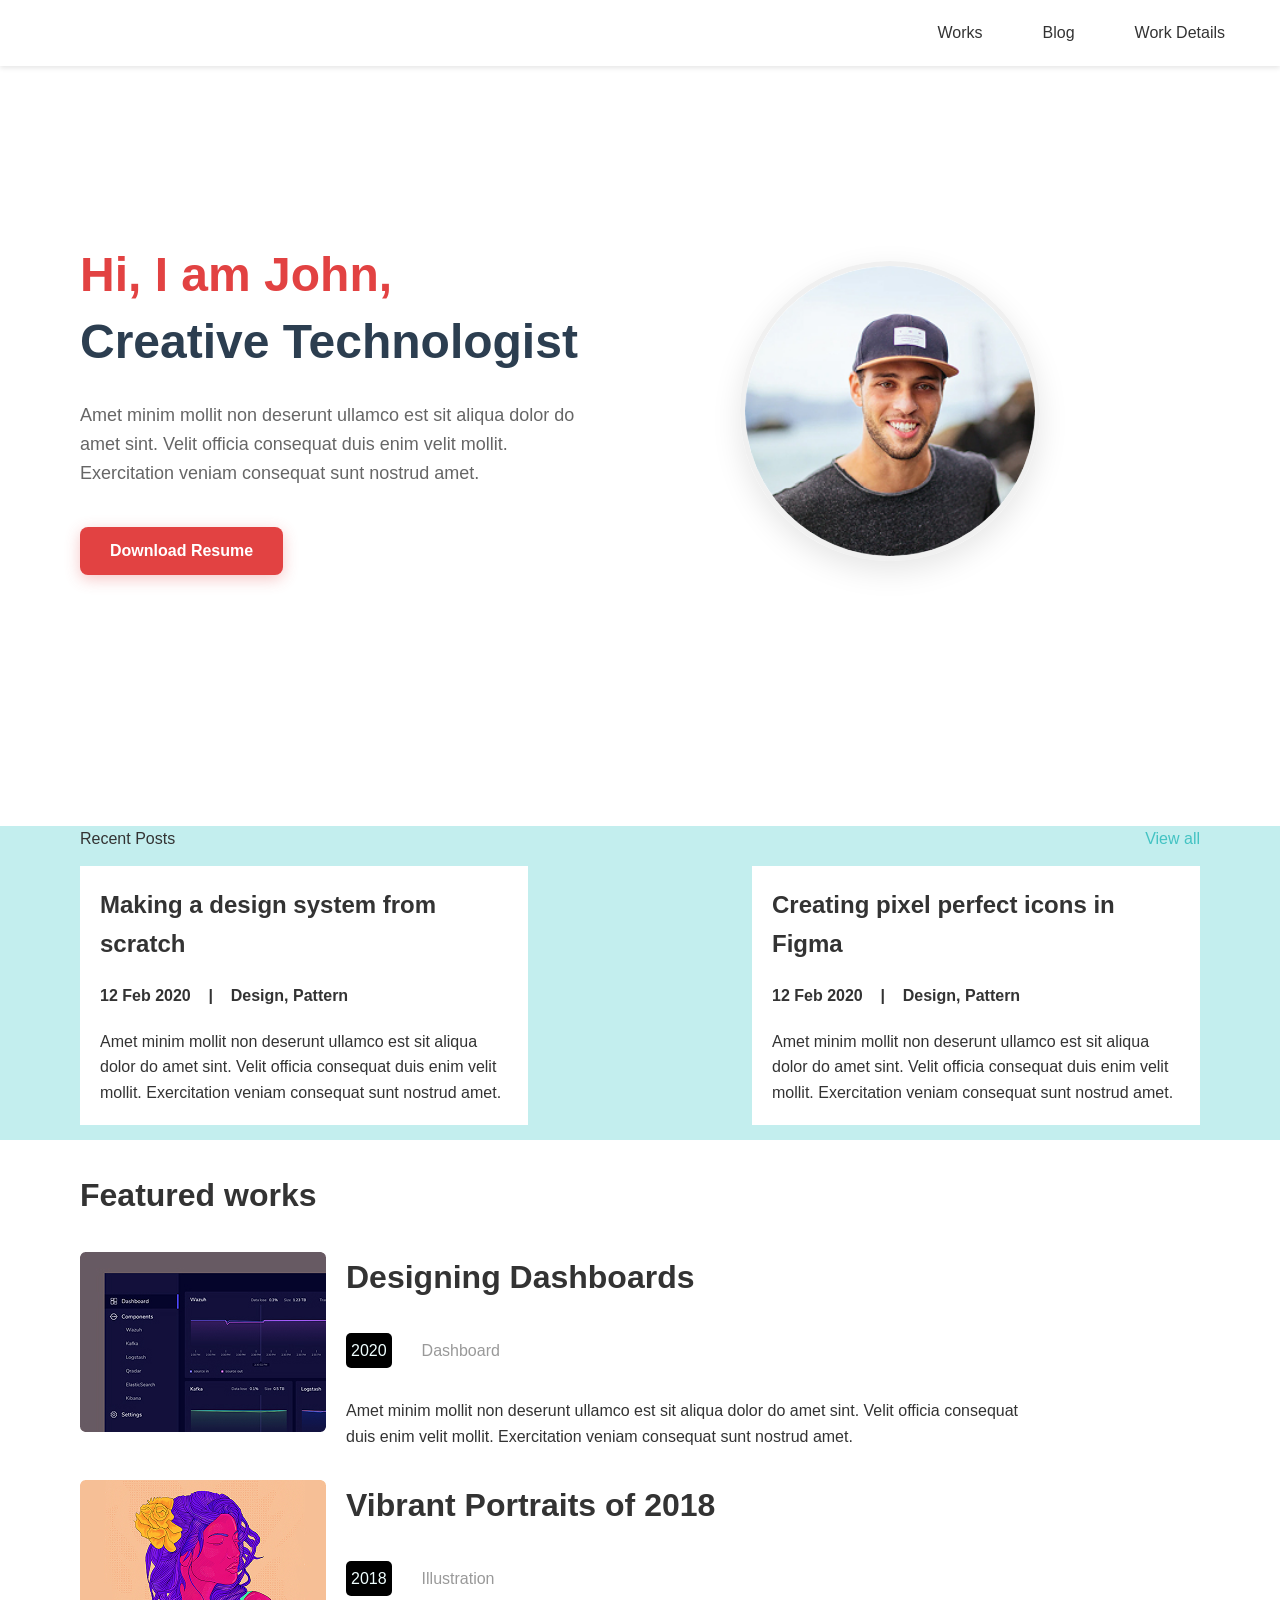
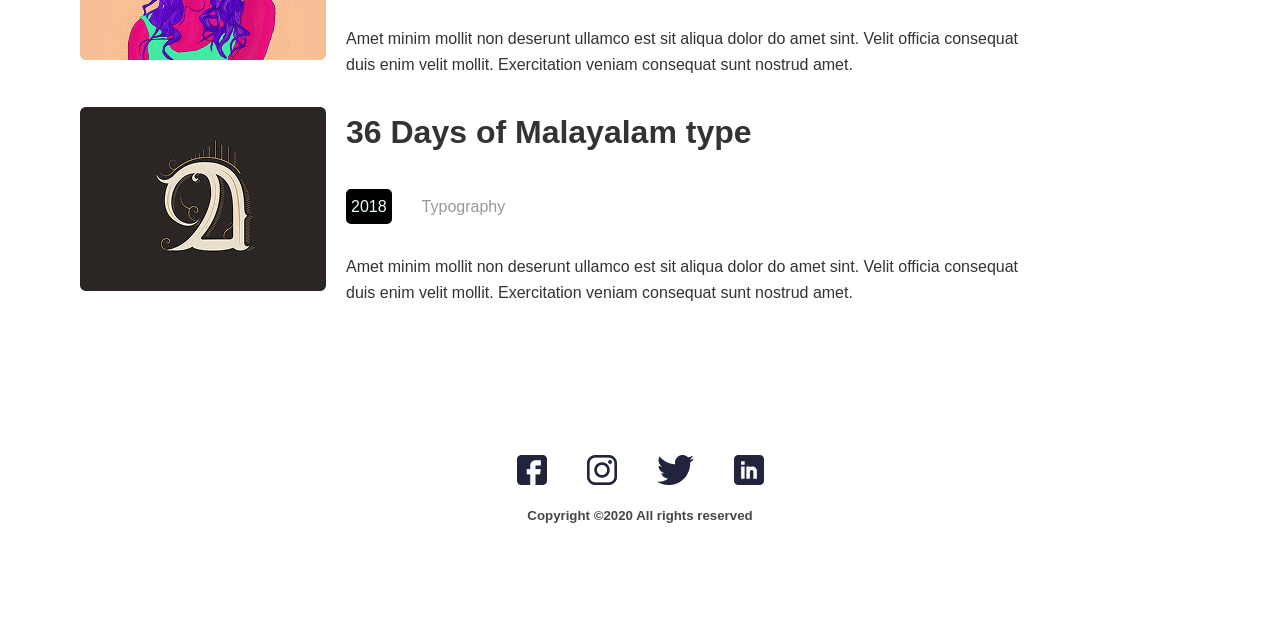
<file: index.html>
<!DOCTYPE html>
<html lang="en">
<head>
    <meta charset="UTF-8">
    <meta name="viewport" content="width=device-width, initial-scale=1.0">
    <title>HOME</title>
    <link rel="stylesheet" href="./style/home.css">
</head>
<body>
    <header>
        <div class="mobile-menu-toggle" onclick="toggleMobileMenu()">
            <span></span>
            <span></span>
            <span></span>
        </div>
        <nav id="navigation">
            <ul>
                <li><a href="./html/work.html">Works</a></li>
                <li><a href="./html/blog.html">Blog</a></li>
                <li><a href="./html/work-details.html">Work Details</a></li>
            </ul>
        </nav>
    </header>
    
    <div class="content container">
        <div class="decs">
            <h1>Hi, I am John,</h1>
            <h1>Creative Technologist</h1>
            <p>Amet minim mollit non deserunt ullamco est sit aliqua dolor do amet sint. Velit officia consequat duis enim velit mollit. Exercitation veniam consequat sunt nostrud amet.</p>
            <div class="button">
                <button onclick="downloadResume()">Download Resume</button>
            </div>
        </div>
        <div class="img">
            <img src="./photo/Ellipse 1.jpg" alt="John - Creative Technologist" loading="lazy">
        </div>
    </div>

    <div class="cards">
        <div class="link container">
            <div>Recent Posts</div>
            <div class="link-link">View all</div>
        </div>
        <div class="main-card container">
            <div class="card">
                <h2>Making a design system from scratch</h2>
                <pre><h4>12 Feb 2020    |    Design, Pattern</h4></pre>
                <p>Amet minim mollit non deserunt ullamco est sit aliqua dolor do amet sint. Velit officia consequat duis enim velit mollit. Exercitation veniam consequat sunt nostrud amet.</p>
            </div>
            <div class="card">
                <h2>Creating pixel perfect icons in Figma</h2>
                <pre><h4>12 Feb 2020    |    Design, Pattern</h4></pre>
                <p>Amet minim mollit non deserunt ullamco est sit aliqua dolor do amet sint. Velit officia consequat duis enim velit mollit. Exercitation veniam consequat sunt nostrud amet.</p>
            </div>
        </div>
    </div>

    <div class="works container">
        <div><h1 class="text-work">Featured works</h1></div>
        <div class="works-items">
            <div class="image">
                <img src="./photo/Rectangle 30.jpg" alt="Photo">
            </div>
            <div class="work-desc">
                <h1>Designing Dashboards</h1>
                <div class="year-line">
                    <p class="year">2020</p>
                    <p class="text">Dashboard</p>
                </div>
                <p class="p">Amet minim mollit non deserunt ullamco est sit aliqua dolor do amet sint. Velit officia consequat duis enim velit mollit. Exercitation veniam consequat sunt nostrud amet.</p>
            </div>
        </div>

        <div class="works-items">
            <div class="image">
                <img src="./photo/Rectangle 32.jpg" alt="Photo">
            </div>
            <div class="work-desc">
                <h1>Vibrant Portraits of 2018</h1>
                <div class="year-line">
                    <p class="year">2018</p>
                    <p class="text">Illustration</p>
                </div>
                <p class="p">Amet minim mollit non deserunt ullamco est sit aliqua dolor do amet sint. Velit officia consequat duis enim velit mollit. Exercitation veniam consequat sunt nostrud amet.</p>
            </div>
        </div>


        <div class="works-items">
            <div class="image">
                <img src="./photo/Rectangle 34.jpg" alt="Photo">
            </div>
            <div class="work-desc">
                <h1>36 Days of Malayalam type</h1>
                <div class="year-line">
                    <p class="year">2018</p>
                    <p class="text">Typography</p>
                </div>
                <p class="p">Amet minim mollit non deserunt ullamco est sit aliqua dolor do amet sint. Velit officia consequat duis enim velit mollit. Exercitation veniam consequat sunt nostrud amet.</p>
            </div>
        </div>
    </div>

    <footer>
        <div class="icons">
            <img src="./photo/fb.jpg" alt="Facebook Logo">
            <img src="./photo/insta.jpg" alt="Instagram Logo">
            <img src="./photo/Group.jpg" alt="Twitter logo">
            <img src="./photo/Linkedin.jpg" alt="Linkedin logo">
        </div>
        <div class="last-text">
            <h5>Copyright ©2020 All rights reserved</h5>
        </div>
    </footer>

    <script>
        function toggleMobileMenu() {
            const nav = document.getElementById('navigation');
            nav.classList.toggle('active');
        }

        function downloadResume() {
            alert('Resume download functionality would be implemented here');
        }

        document.querySelectorAll('nav a').forEach(link => {
            link.addEventListener('click', () => {
                document.getElementById('navigation').classList.remove('active');
            });
        });

        document.addEventListener('click', (e) => {
            const nav = document.getElementById('navigation');
            const toggle = document.querySelector('.mobile-menu-toggle');
            
            if (!nav.contains(e.target) && !toggle.contains(e.target)) {
                nav.classList.remove('active');
            }
        });
    </script>
    </div>
</body>
</html>
</file>
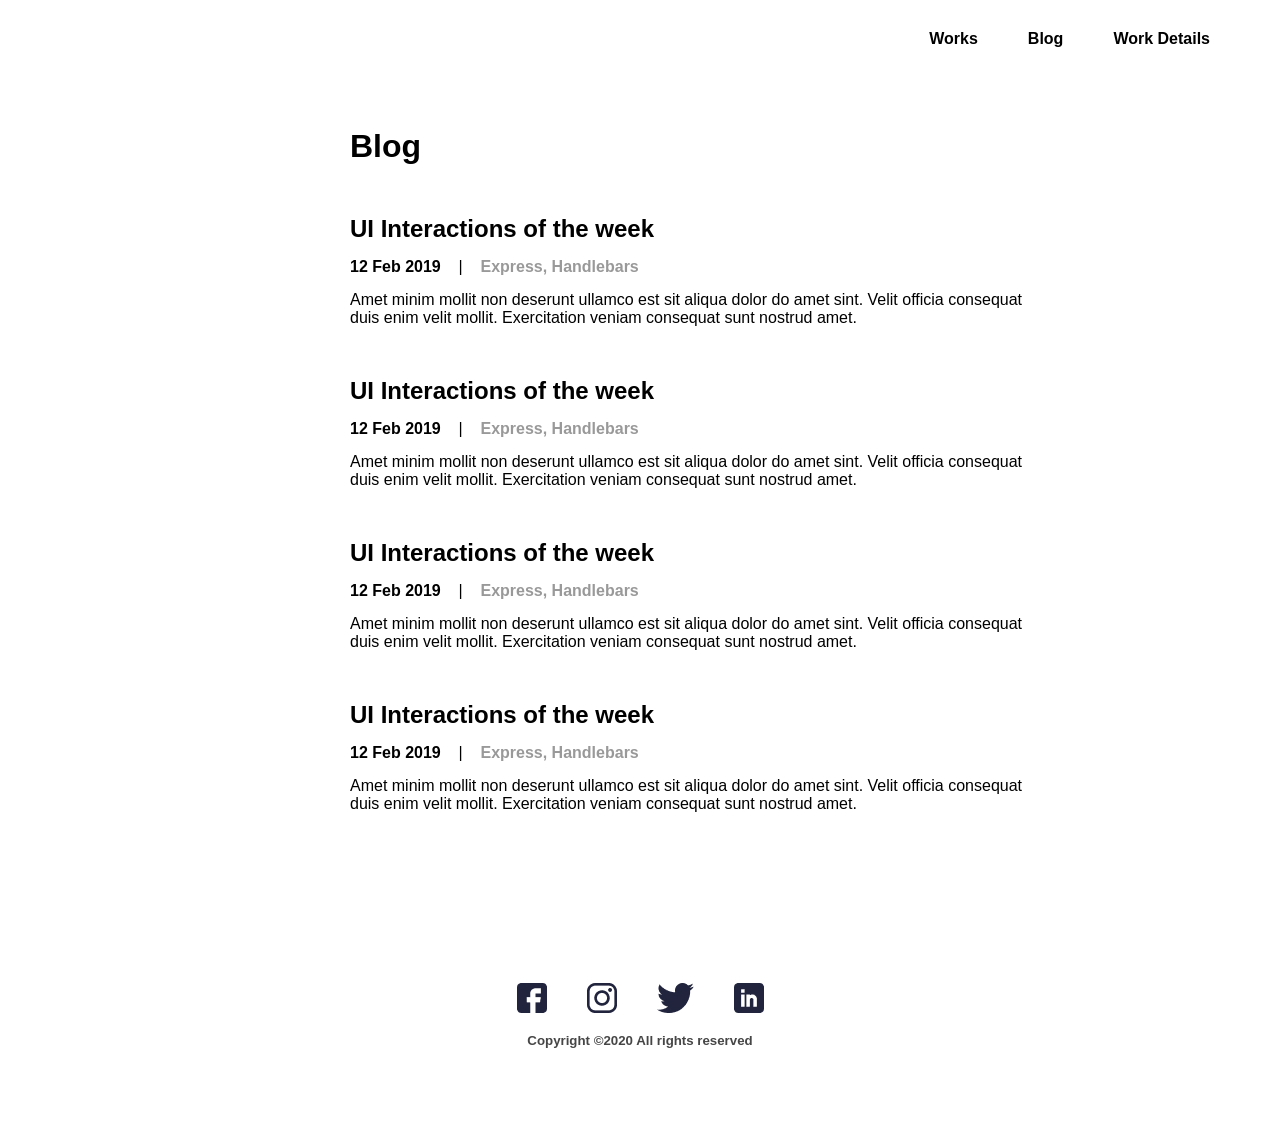
<file: html/blog.html>
<!DOCTYPE html>
<html lang="en">
<head>
    <meta charset="UTF-8">
    <meta name="viewport" content="width=device-width, initial-scale=1.0">
    <title>Blogs</title>
    <link rel="stylesheet" href="../style/blog.css">
</head>
<body>
    <header>
        <div class="mobile-menu-toggle" onclick="toggleMobileMenu()">
            <span></span>
            <span></span>
            <span></span>
        </div>
        <nav id="navigation">
            <ul>
                <li><a href="./work.html">Works</a></li>
                <li><a href="./blog.html">Blog</a></li>
                <li><a href="./work-details.html">Work Details</a></li>
            </ul>
        </nav>
    </header>

    <div class="content">
        <div class="decs container bottom">
            <h1>Blog</h1>
        </div>
        <div class="post container bottom">
            <h2>UI Interactions of the week</h2>
            <div class="year-line">
                <h4>12 Feb 2019</h4>
                <pre>    |    </pre>
                <h4 class="text">Express, Handlebars</h4>
            </div>
            <p>Amet minim mollit non deserunt ullamco est sit aliqua dolor do amet sint. Velit officia consequat duis enim velit mollit. Exercitation veniam consequat sunt nostrud amet.</p>
        </div>

        <div class="post container bottom">
            <h2>UI Interactions of the week</h2>
            <div class="year-line">
                <h4>12 Feb 2019</h4>
                <pre>    |    </pre>
                <h4 class="text">Express, Handlebars</h4>
            </div>
            <p>Amet minim mollit non deserunt ullamco est sit aliqua dolor do amet sint. Velit officia consequat duis enim velit mollit. Exercitation veniam consequat sunt nostrud amet.</p>
        </div>

        <div class="post container bottom">
            <h2>UI Interactions of the week</h2>
            <div class="year-line">
                <h4>12 Feb 2019</h4>
                <pre>    |    </pre>
                <h4 class="text">Express, Handlebars</h4>
            </div>
            <p>Amet minim mollit non deserunt ullamco est sit aliqua dolor do amet sint. Velit officia consequat duis enim velit mollit. Exercitation veniam consequat sunt nostrud amet.</p>
        </div>

        <div class="post container bottom">
            <h2>UI Interactions of the week</h2>
            <div class="year-line">
                <h4>12 Feb 2019</h4>
                <pre>    |    </pre>
                <h4 class="text">Express, Handlebars</h4>
            </div>
            <p>Amet minim mollit non deserunt ullamco est sit aliqua dolor do amet sint. Velit officia consequat duis enim velit mollit. Exercitation veniam consequat sunt nostrud amet.</p>
        </div>

        
    </div>

    <footer>
        <div class="icons">
            <img src="../photo/fb.jpg" alt="Facebook Logo">
            <img src="../photo/insta.jpg" alt="Instagram Logo">
            <img src="../photo/Group.jpg" alt="Twitter logo">
            <img src="../photo/Linkedin.jpg" alt="Linkedin logo">
        </div>
        <div class="last-text">
            <h5>Copyright ©2020 All rights reserved</h5>
        </div>
    </footer>

    <script>
        function toggleMobileMenu() {
            const nav = document.getElementById('navigation');
            nav.classList.toggle('active');
        }

        function downloadResume() {
            alert('Resume download functionality would be implemented here');
        }

        document.querySelectorAll('nav a').forEach(link => {
            link.addEventListener('click', () => {
                document.getElementById('navigation').classList.remove('active');
            });
        });

        document.addEventListener('click', (e) => {
            const nav = document.getElementById('navigation');
            const toggle = document.querySelector('.mobile-menu-toggle');
            
            if (!nav.contains(e.target) && !toggle.contains(e.target)) {
                nav.classList.remove('active');
            }
        });
    </script>
</body>
</html>
</file>
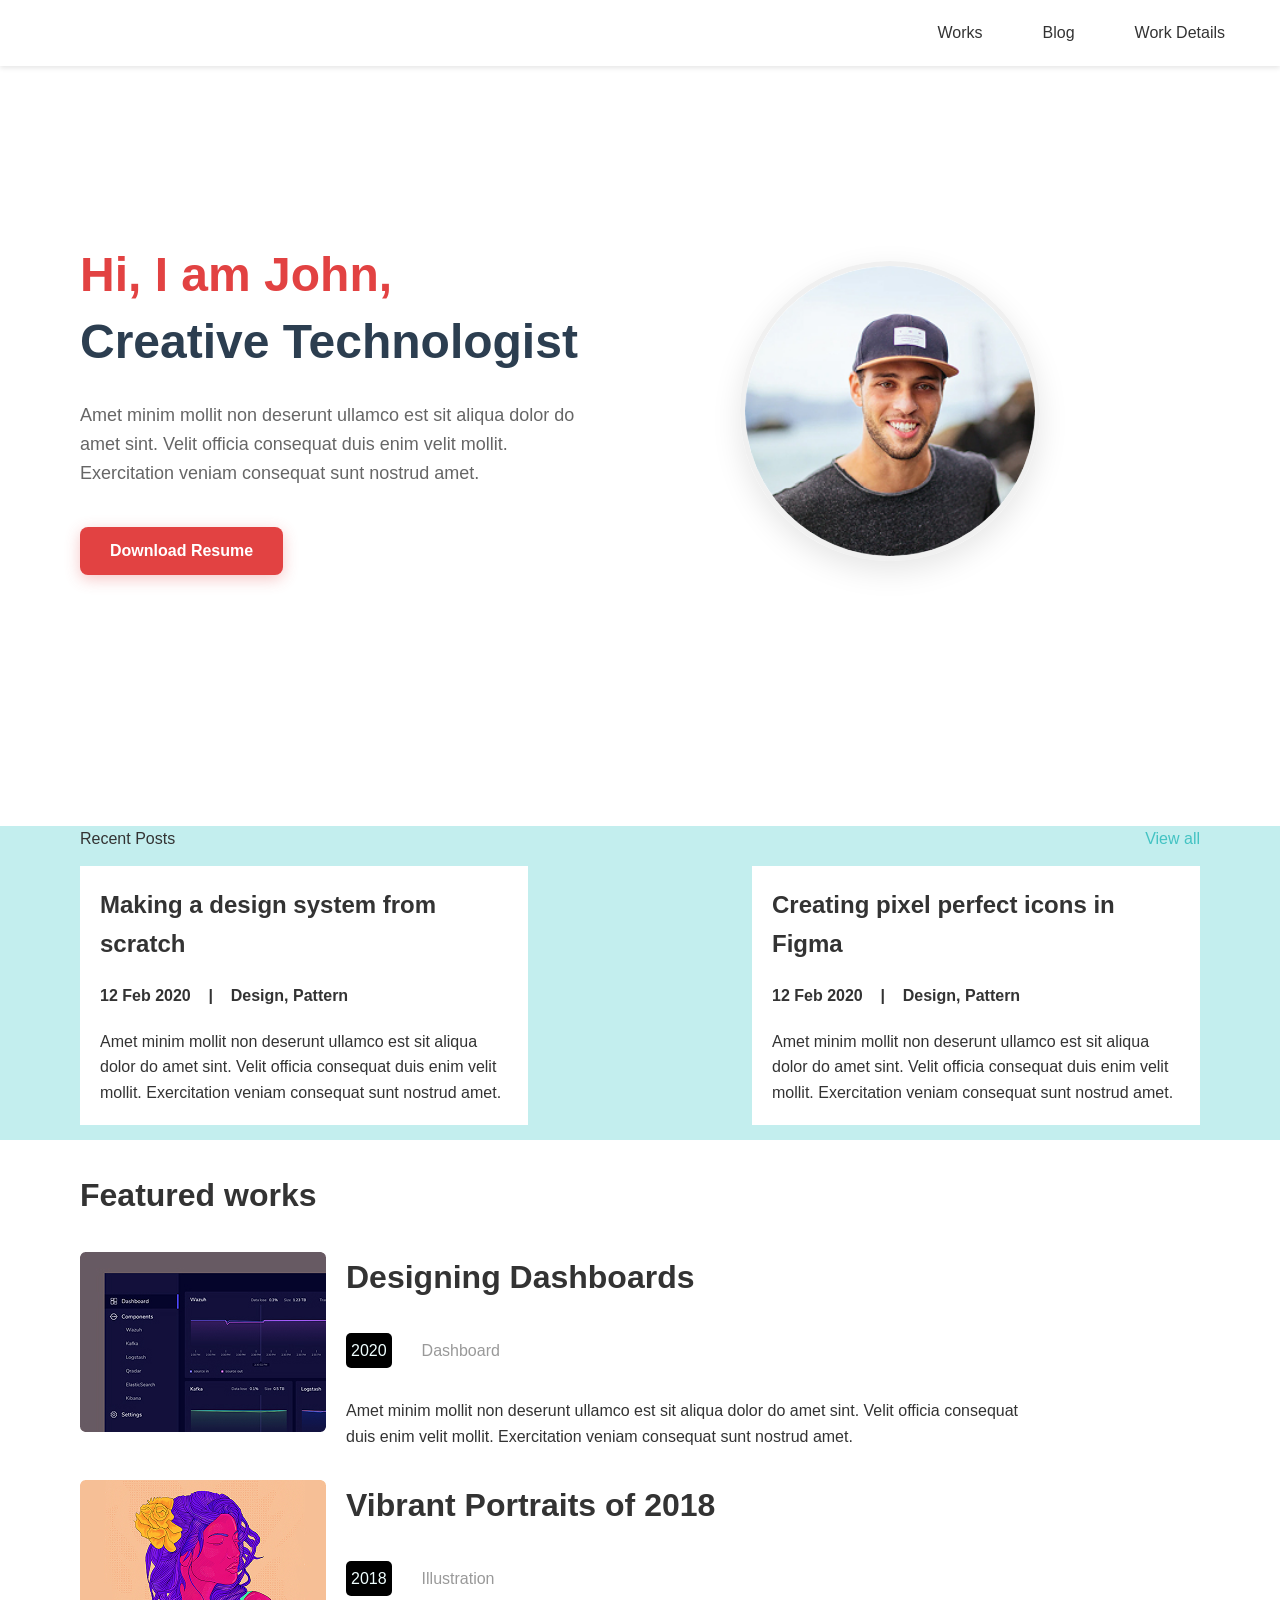
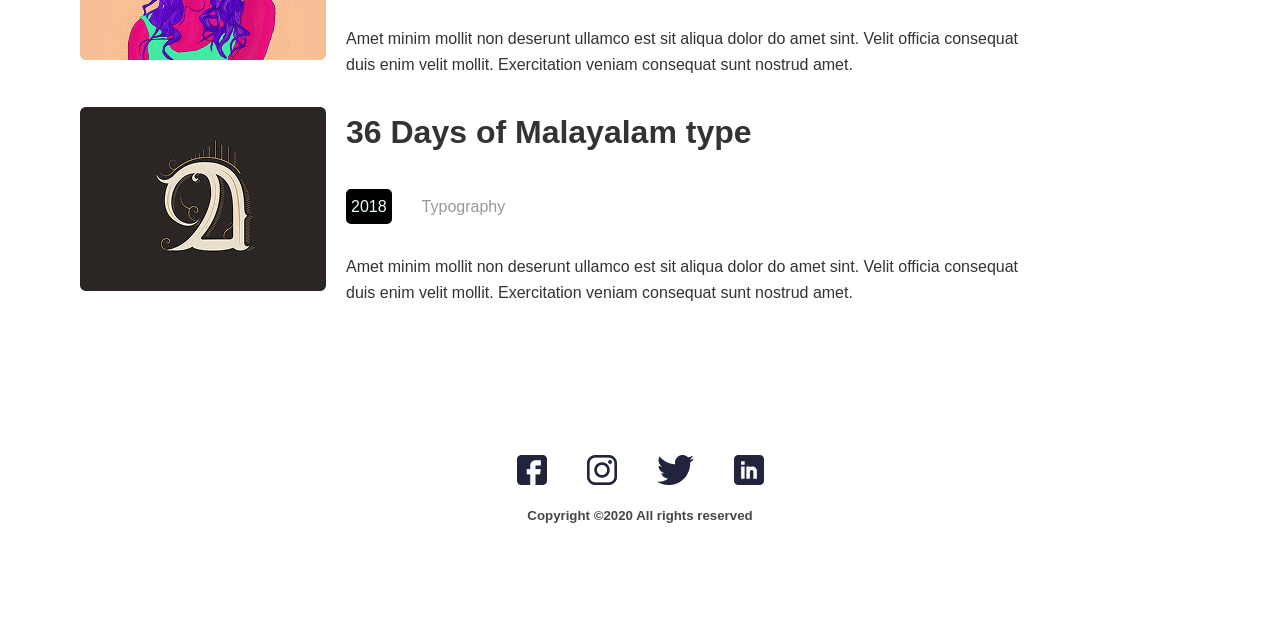
<file: html/home.html>
<!DOCTYPE html>
<html lang="en">
<head>
    <meta charset="UTF-8">
    <meta name="viewport" content="width=device-width, initial-scale=1.0">
    <title>HOME</title>
    <link rel="stylesheet" href="../style/home.css">
</head>
<body>
    <header>
        <div class="mobile-menu-toggle" onclick="toggleMobileMenu()">
            <span></span>
            <span></span>
            <span></span>
        </div>
        <nav id="navigation">
            <ul>
                <li><a href="./work.html">Works</a></li>
                <li><a href="./blog.html">Blog</a></li>
                <li><a href="./work-details.html">Work Details</a></li>
            </ul>
        </nav>
    </header>
    
    <div class="content container">
        <div class="decs">
            <h1>Hi, I am John,</h1>
            <h1>Creative Technologist</h1>
            <p>Amet minim mollit non deserunt ullamco est sit aliqua dolor do amet sint. Velit officia consequat duis enim velit mollit. Exercitation veniam consequat sunt nostrud amet.</p>
            <div class="button">
                <button onclick="downloadResume()">Download Resume</button>
            </div>
        </div>
        <div class="img">
            <img src="../photo/Ellipse 1.jpg" alt="John - Creative Technologist" loading="lazy">
        </div>
    </div>

    <div class="cards">
        <div class="link container">
            <div>Recent Posts</div>
            <div class="link-link">View all</div>
        </div>
        <div class="main-card container">
            <div class="card">
                <h2>Making a design system from scratch</h2>
                <pre><h4>12 Feb 2020    |    Design, Pattern</h4></pre>
                <p>Amet minim mollit non deserunt ullamco est sit aliqua dolor do amet sint. Velit officia consequat duis enim velit mollit. Exercitation veniam consequat sunt nostrud amet.</p>
            </div>
            <div class="card">
                <h2>Creating pixel perfect icons in Figma</h2>
                <pre><h4>12 Feb 2020    |    Design, Pattern</h4></pre>
                <p>Amet minim mollit non deserunt ullamco est sit aliqua dolor do amet sint. Velit officia consequat duis enim velit mollit. Exercitation veniam consequat sunt nostrud amet.</p>
            </div>
        </div>
    </div>

    <div class="works container">
        <div><h1 class="text-work">Featured works</h1></div>
        <div class="works-items">
            <div class="image">
                <img src="../photo/Rectangle 30.jpg" alt="Photo">
            </div>
            <div class="work-desc">
                <h1>Designing Dashboards</h1>
                <div class="year-line">
                    <p class="year">2020</p>
                    <p class="text">Dashboard</p>
                </div>
                <p class="p">Amet minim mollit non deserunt ullamco est sit aliqua dolor do amet sint. Velit officia consequat duis enim velit mollit. Exercitation veniam consequat sunt nostrud amet.</p>
            </div>
        </div>

        <div class="works-items">
            <div class="image">
                <img src="../photo/Rectangle 32.jpg" alt="Photo">
            </div>
            <div class="work-desc">
                <h1>Vibrant Portraits of 2018</h1>
                <div class="year-line">
                    <p class="year">2018</p>
                    <p class="text">Illustration</p>
                </div>
                <p class="p">Amet minim mollit non deserunt ullamco est sit aliqua dolor do amet sint. Velit officia consequat duis enim velit mollit. Exercitation veniam consequat sunt nostrud amet.</p>
            </div>
        </div>


        <div class="works-items">
            <div class="image">
                <img src="../photo/Rectangle 34.jpg" alt="Photo">
            </div>
            <div class="work-desc">
                <h1>36 Days of Malayalam type</h1>
                <div class="year-line">
                    <p class="year">2018</p>
                    <p class="text">Typography</p>
                </div>
                <p class="p">Amet minim mollit non deserunt ullamco est sit aliqua dolor do amet sint. Velit officia consequat duis enim velit mollit. Exercitation veniam consequat sunt nostrud amet.</p>
            </div>
        </div>
    </div>

    <footer>
        <div class="icons">
            <img src="../photo/fb.jpg" alt="Facebook Logo">
            <img src="../photo/insta.jpg" alt="Instagram Logo">
            <img src="../photo/Group.jpg" alt="Twitter logo">
            <img src="../photo/Linkedin.jpg" alt="Linkedin logo">
        </div>
        <div class="last-text">
            <h5>Copyright ©2020 All rights reserved</h5>
        </div>
    </footer>

    <script>
        function toggleMobileMenu() {
            const nav = document.getElementById('navigation');
            nav.classList.toggle('active');
        }

        function downloadResume() {
            alert('Resume download functionality would be implemented here');
        }

        document.querySelectorAll('nav a').forEach(link => {
            link.addEventListener('click', () => {
                document.getElementById('navigation').classList.remove('active');
            });
        });

        document.addEventListener('click', (e) => {
            const nav = document.getElementById('navigation');
            const toggle = document.querySelector('.mobile-menu-toggle');
            
            if (!nav.contains(e.target) && !toggle.contains(e.target)) {
                nav.classList.remove('active');
            }
        });
    </script>
    </div>
</body>
</html>
</file>
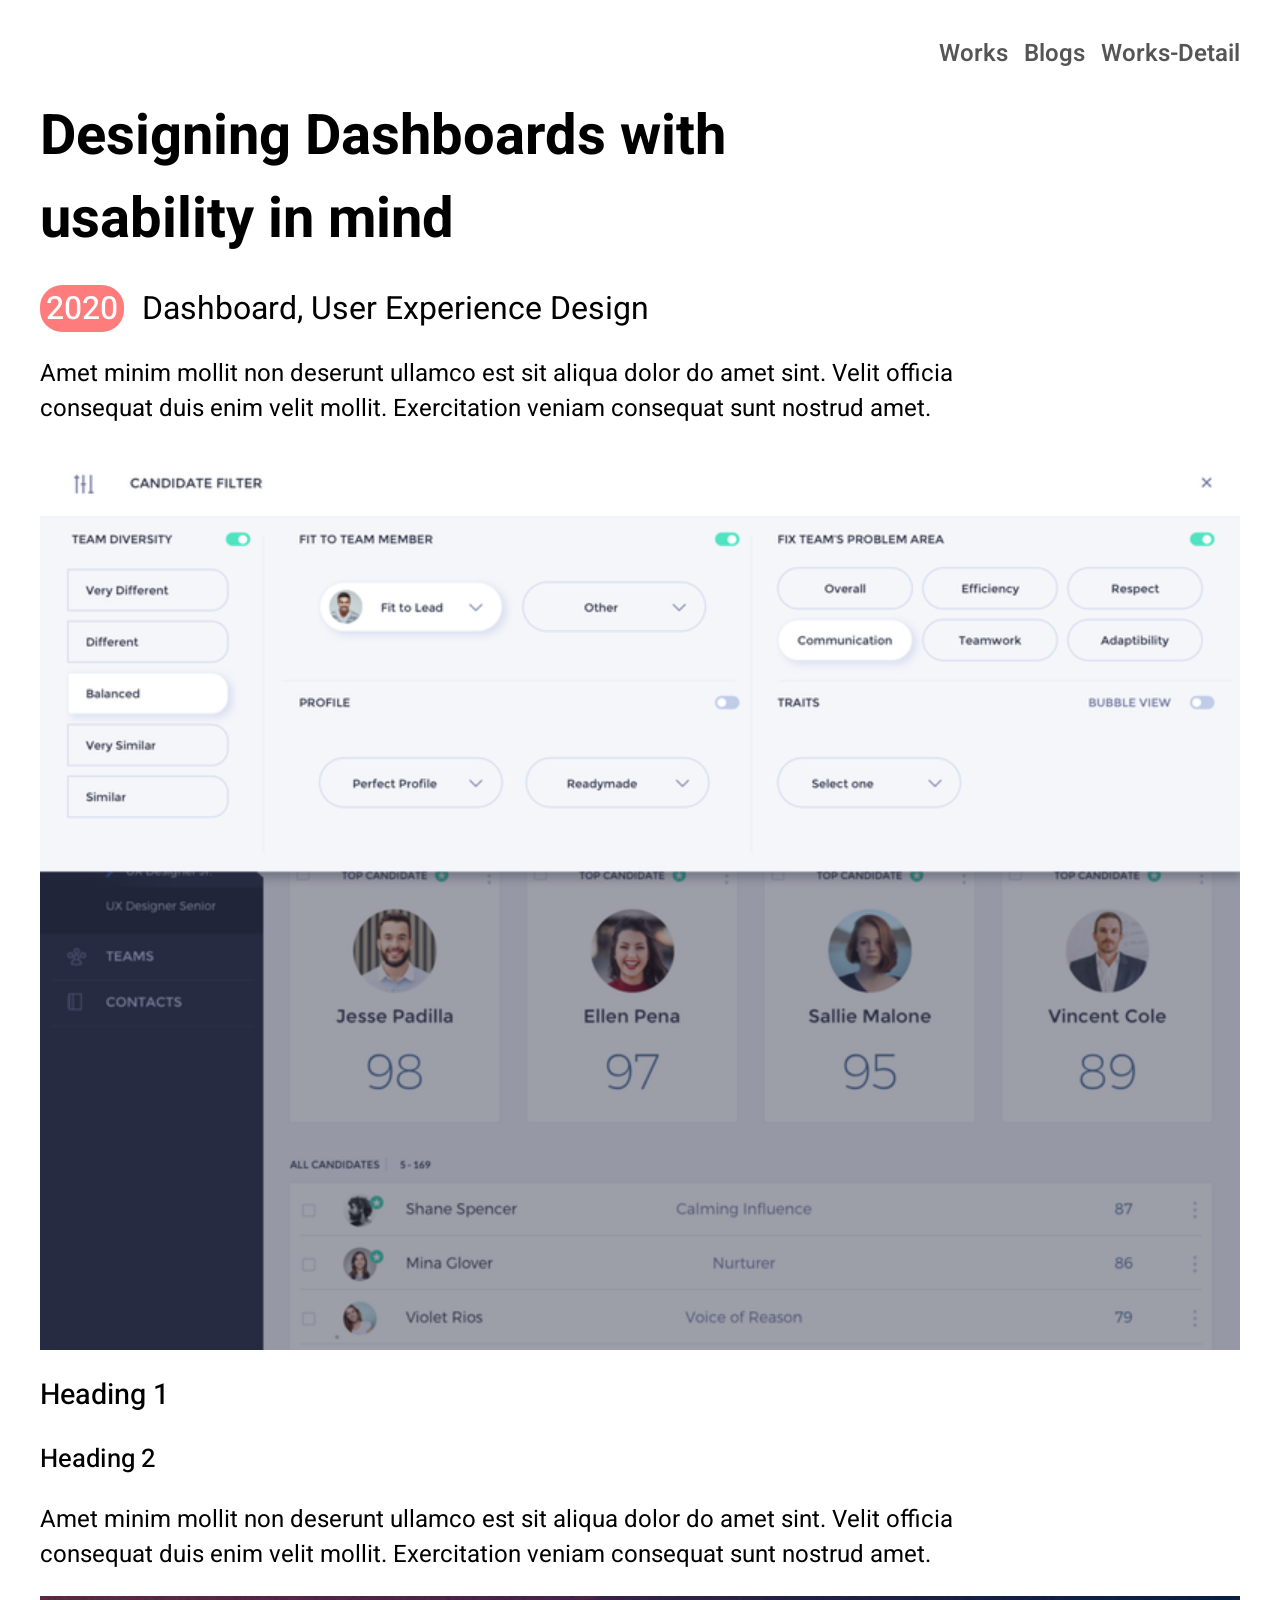
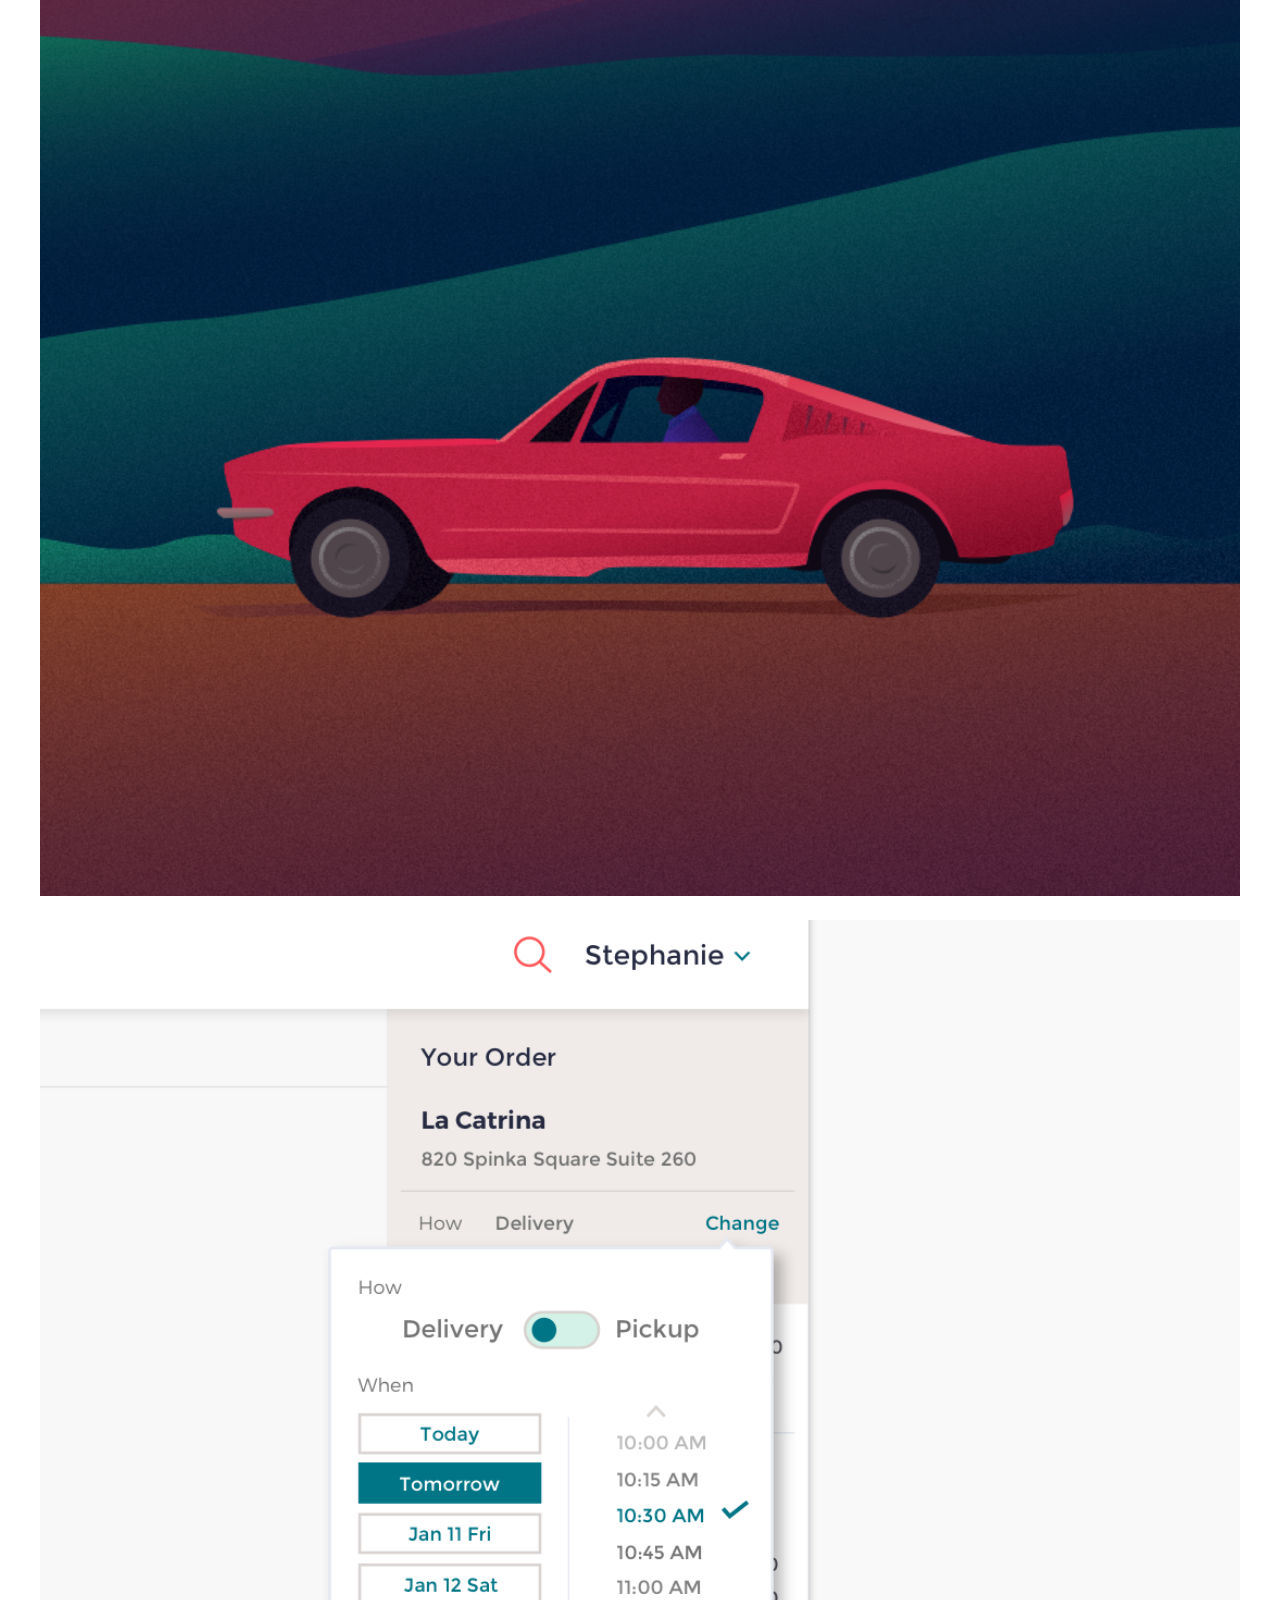
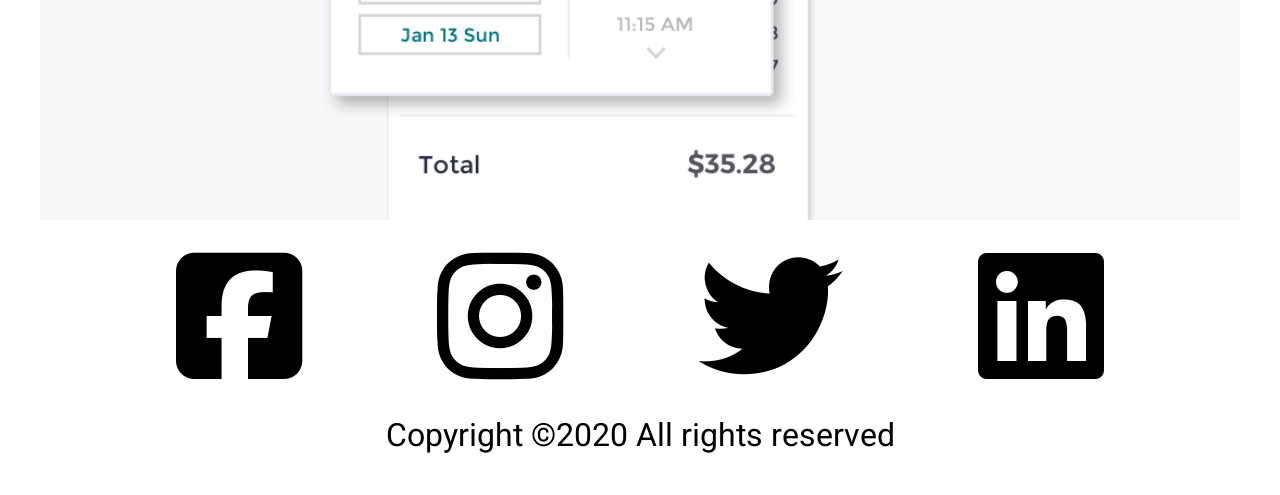
<file: html/work-details.html>
<!DOCTYPE html>
<html lang="en">
  <head>
    <meta charset="UTF-8" />
    <meta name="viewport" content="width=device-width, initial-scale=1.0" />
    <title>Document</title>
    <link rel="stylesheet" href="../style/work-details.css" />
    <link
      rel="stylesheet"
      href="https://cdnjs.cloudflare.com/ajax/libs/font-awesome/6.7.2/css/all.min.css"
    />
  </head>
  <body>
    <section class="container wrapper">
      <nav class="navbar">
        <i class="fa-solid fa-bars"></i>
        <ul class="nav">
          <li class="nav-item"><a href="about.html">works</a></li>
          <li class="nav-item"><a href="#">blogs</a></li>
          <li class="nav-item"><a href="works-detail.html">Works-Detail</a></li>
        </ul>
      </nav>

      <h1 class="title">Designing Dashboards with usability in mind</h1>

      <p class="slug">
        <span class="sub-slug">2020</span> Dashboard, User Experience Design
      </p>

      <p class="description">
        Amet minim mollit non deserunt ullamco est sit aliqua dolor do amet
        sint. Velit officia consequat duis enim velit mollit. Exercitation
        veniam consequat sunt nostrud amet.
      </p>

      <img src="../assets/photo1.png" alt="photo1" class="photo" />

      <h2 class="heading1">Heading 1</h2>
      <h3 class="heading2">Heading 2</h3>

      <p class="description">
        Amet minim mollit non deserunt ullamco est sit aliqua dolor do amet
        sint. Velit officia consequat duis enim velit mollit. Exercitation
        veniam consequat sunt nostrud amet.
      </p>

      <img src="../assets/photo2.png" alt="photo2" class="photo" />
      <img src="../assets/photo3.png" alt="photo3" class="photo" />

      <div class="networks">
        <i class="fa-brands fa-square-facebook"></i>
        <i class="fa-brands fa-instagram"></i>
        <i class="fa-brands fa-twitter"></i>
        <i class="fa-brands fa-linkedin"></i>
      </div>

      <p class="footer">Copyright ©2020 All rights reserved</p>
    </section>
  </body>
</html>
</file>
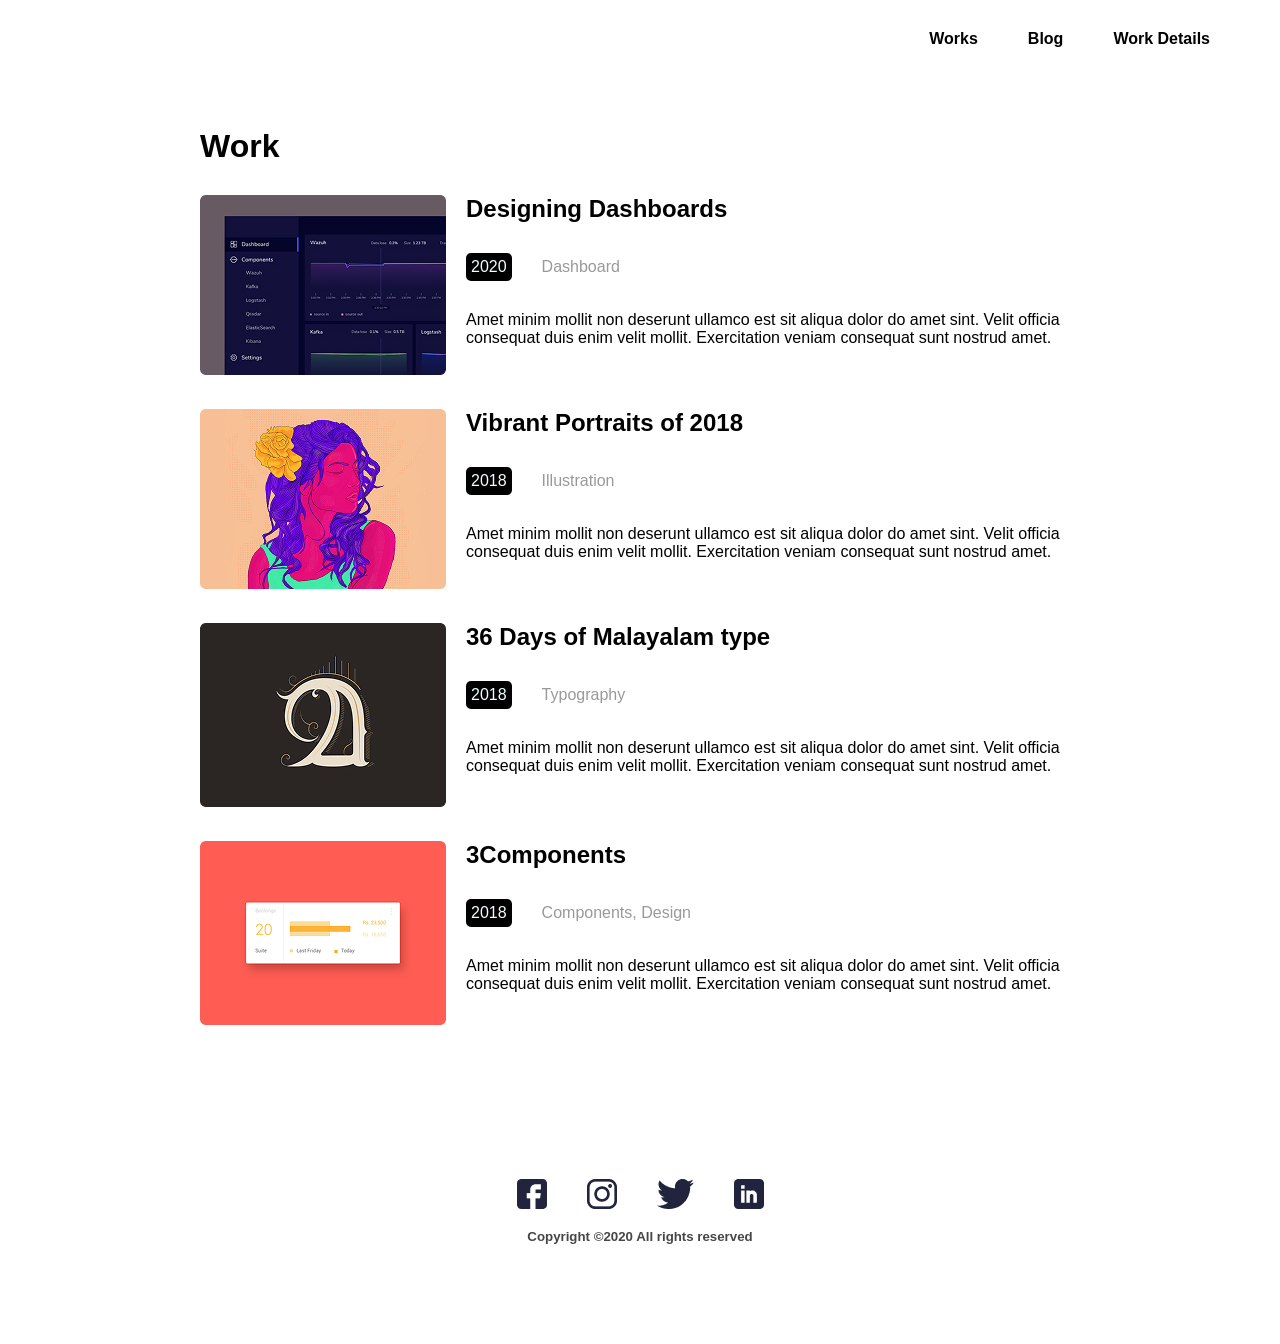
<file: html/work.html>
<!DOCTYPE html>
<html lang="en">
<head>
    <meta charset="UTF-8">
    <meta name="viewport" content="width=device-width, initial-scale=1.0">
    <title>Work</title>
    <link rel="stylesheet" href="../style/work.css">
</head>
<body>
    <header>
        <div class="mobile-menu-toggle" onclick="toggleMobileMenu()">
            <span></span>
            <span></span>
            <span></span>
        </div>
        <nav id="navigation">
            <ul>
                <li><a href="./work.html">Works</a></li>
                <li><a href="./blog.html">Blog</a></li>
                <li><a href="./work-details.html">Work Details</a></li>
            </ul>
        </nav>
    </header>

    <div class="works container">
        <div><h1>Work</h1></div>
        <div class="works-items">
            <div class="image">
                <img src="../photo/Rectangle 30.jpg" alt="Photo">
            </div>
            <div class="work-desc">
                <h2>Designing Dashboards</h2>
                <div class="year-line">
                    <p class="year">2020</p>
                    <p class="text">Dashboard</p>
                </div>
                <p class="p">Amet minim mollit non deserunt ullamco est sit aliqua dolor do amet sint. Velit officia consequat duis enim velit mollit. Exercitation veniam consequat sunt nostrud amet.</p>
            </div>
        </div>

        <div class="works-items">
            <div class="image">
                <img src="../photo/Rectangle 32.jpg" alt="Photo">
            </div>
            <div class="work-desc">
                <h2>Vibrant Portraits of 2018</h2>
                <div class="year-line">
                    <p class="year">2018</p>
                    <p class="text">Illustration</p>
                </div>
                <p class="p">Amet minim mollit non deserunt ullamco est sit aliqua dolor do amet sint. Velit officia consequat duis enim velit mollit. Exercitation veniam consequat sunt nostrud amet.</p>
            </div>
        </div>


        <div class="works-items">
            <div class="image">
                <img src="../photo/Rectangle 34.jpg" alt="Photo">
            </div>
            <div class="work-desc">
                <h2>36 Days of Malayalam type</h2>
                <div class="year-line">
                    <p class="year">2018</p>
                    <p class="text">Typography</p>
                </div>
                <p class="p">Amet minim mollit non deserunt ullamco est sit aliqua dolor do amet sint. Velit officia consequat duis enim velit mollit. Exercitation veniam consequat sunt nostrud amet.</p>
            </div>
        </div>

        <div class="works-items">
            <div class="image">
                <img src="../photo/Rectangle 40.jpg" alt="Photo">
            </div>
            <div class="work-desc">
                <h2>3Components</h2>
                <div class="year-line">
                    <p class="year">2018</p>
                    <p class="text">Components, Design</p>
                </div>
                <p class="p">Amet minim mollit non deserunt ullamco est sit aliqua dolor do amet sint. Velit officia consequat duis enim velit mollit. Exercitation veniam consequat sunt nostrud amet.</p>
            </div>
        </div>
    </div>

    <footer>
        <div class="icons">
            <img src="../photo/fb.jpg" alt="Facebook Logo">
            <img src="../photo/insta.jpg" alt="Instagram Logo">
            <img src="../photo/Group.jpg" alt="Twitter logo">
            <img src="../photo/Linkedin.jpg" alt="Linkedin logo">
        </div>
        <div class="last-text">
            <h5>Copyright ©2020 All rights reserved</h5>
        </div>
    </footer>

    <script>
        function toggleMobileMenu() {
            const nav = document.getElementById('navigation');
            nav.classList.toggle('active');
        }

        function downloadResume() {
            alert('Resume download functionality would be implemented here');
        }

        document.querySelectorAll('nav a').forEach(link => {
            link.addEventListener('click', () => {
                document.getElementById('navigation').classList.remove('active');
            });
        });

        document.addEventListener('click', (e) => {
            const nav = document.getElementById('navigation');
            const toggle = document.querySelector('.mobile-menu-toggle');
            
            if (!nav.contains(e.target) && !toggle.contains(e.target)) {
                nav.classList.remove('active');
            }
        });
    </script>
    </div>
</body>
</html>
</file>
<file: style/home.css>
* {
    padding: 0;
    margin: 0;
    box-sizing: border-box;
    font-family: 'Segoe UI', Tahoma, Geneva, Verdana, sans-serif;
}

body {
    line-height: 1.6;
    color: #333;
}

header {
    display: flex;
    padding: 20px 40px;
    justify-content: flex-end;
    margin-bottom: 30px;
    background-color: #fff;
    box-shadow: 0 2px 5px rgba(0,0,0,0.1);
}

header nav ul {
    display: flex;
    gap: 30px;
    align-items: center;
}

li {
    list-style: none;
}

header nav ul li a {
    text-decoration: none;
    color: #333;
    font-weight: 500;
    font-size: 16px;
    transition: color 0.3s ease;
    padding: 10px 15px;
    border-radius: 5px;
}

header nav ul li a:hover {
    color: #e24242;
    background-color: #f8f8f8;
}

.container {
    max-width: 1200px;
    margin: 0 auto;
    padding: 0 40px;
}

.content {
    display: flex;
    align-items: center;
    gap: 60px;
    min-height: 70vh;
}

.decs {
    flex: 1;
    max-width: 600px;
}

.decs h1 {
    font-size: 48px;
    line-height: 1.2;
    margin-bottom: 10px;
    color: #2c3e50;
    font-weight: 700;
}

.decs h1:first-child {
    color: #e24242;
}

.decs p {
    margin-top: 30px;
    color: #666;
    font-size: 18px;
    line-height: 1.6;
    max-width: 500px;
}

.button {
    margin-top: 40px;
}

.button button {
    background-color: #e24242;
    color: white;
    padding: 15px 30px;
    border: none;
    cursor: pointer;
    border-radius: 8px;
    font-size: 16px;
    font-weight: 600;
    transition: all 0.3s ease;
    box-shadow: 0 4px 15px rgba(226, 66, 66, 0.3);
}

.button button:hover {
    background-color: #c73636;
    transform: translateY(-2px);
    box-shadow: 0 6px 20px rgba(226, 66, 66, 0.4);
}

.img {
    flex: 0 0 300px;
    display: flex;
    justify-content: center;
    align-items: center;
}

.img img {
    width: 300px;
    height: 300px;
    border-radius: 50%;
    object-fit: cover;
    border: 5px solid #f0f0f0;
    box-shadow: 0 10px 30px rgba(0,0,0,0.1);
}

/* Mobile Navigation Toggle */
.mobile-menu-toggle {
    display: none;
    flex-direction: column;
    cursor: pointer;
    padding: 10px;
}

.mobile-menu-toggle span {
    width: 25px;
    height: 3px;
    background-color: #333;
    margin: 3px 0;
    transition: 0.3s;
}


.link{
    display: flex;
    justify-content:space-between ;
}

.link .link-link{
    color: rgb(67, 195, 195);
}

.cards{
    margin-top: 100px;
    background-color: rgb(195, 238, 238);
}
.main-card{
    display: flex;
    justify-content: space-between;
}

.card{
    padding: 20px;
    margin: 15px 0px;
    background-color: white;
    width: 40%;
}

.card h4{
    display: flex;
    margin: 20px 0px;
    justify-content: space-between;
}

.works-items{
    display: flex;
    gap: 20px;
    margin: 30px 0px;
}

.works{
    margin-top: 30px;
}


.works-items h1{
    padding-bottom: 30px;      
}


.year-line{
    display: flex;
    align-items: center;
    gap: 30px;
    padding-bottom: 30px;      
}

.year-line .year{
    background-color: black;
    color: azure;
    border-radius: 5px;
    padding: 5px;
}

.year-line .text{
    color: #999;
}

footer{
    padding: 100px
}

footer .icons{
    display: flex;
    justify-content: center;
    gap: 40px;
    margin-top: 20px;
    margin-bottom: 20px;
}


footer .last-text{
    display: flex;
    justify-content: center;
}

footer .last-text{
    color: rgb(71, 70, 70);
}

p{
    max-width: 700px;
}


/* Mobile Styles */
@media (max-width: 768px) {
    header {
        padding: 15px 20px;
        position: relative;
    }

    .mobile-menu-toggle {
        display: flex;
    }

    header nav {
        position: absolute;
        top: 100%;
        left: 0;
        right: 0;
        background-color: white;
        box-shadow: 0 2px 10px rgba(0,0,0,0.1);
        transform: translateY(-100%);
        opacity: 0;
        visibility: hidden;
        transition: all 0.3s ease;
    }

    header nav.active {
        transform: translateY(0);
        opacity: 1;
        visibility: visible;
    }

    header nav ul {
        flex-direction: column;
        gap: 0;
        padding: 20px;
    }

    header nav ul li a {
        display: block;
        padding: 15px 0;
        border-bottom: 1px solid #eee;
    }

    .container {
        padding: 0 20px;
    }

    .content {
        flex-direction: column-reverse;
        gap: 40px;
        text-align: center;
    }

    .decs {
        max-width: 100%;
    }

    .decs h1 {
        font-size: 36px;
        line-height: 1.3;
    }

    .decs p {
        font-size: 16px;
        margin-top: 20px;
    }

    .button {
        margin-top: 30px;
    }

    .img {
        flex: none;
    }

    .card h4{
        margin: 20px 0px;
        font-size:medium;
    }

    .img img {
        width: 200px;
        height: 200px;
    }

    .link{
        font-size: 25px;
        display: flex;
        justify-content:center;
    }

    .link-link{
        display: none;
    }


    .main-card{
        display: flex;
        flex-direction: column-reverse;
        align-items: center;
    }

    .card{
        width: 80%;
        font-size: 20px;
    }

    .works-items{
        display: flex;
        flex-direction: column-reverse;
        align-items: center;
        gap: 20px;
        font-size: 20px;
    }

    .works-items h1{
        font-size: 30px;
    }

    .image{
        flex: none;
        order: 1;
        width: 100%;
    }
    
    .image img{
        width: 95%;
    }


    .text-work{
       display: flex;
       justify-content: center;
    }

    footer .last-text{
        max-width: 100%;
        font-size:small;
    }
}


@media (prefers-reduced-motion: reduce) {
    * {
        animation-duration: 0.01ms !important;
        animation-iteration-count: 1 !important;
        transition-duration: 0.01ms !important;
    }
}
</file>
<file: style/blog.css>
*{
    padding: 0;
    margin: 0;
    box-sizing: border-box;
    font-family: sans-serif;
}

.container{
    padding: 0 200px;
}

.content{
    margin-left: 150px;
}

header{
    display: flex;
    padding: 30px 70px;
    justify-content: flex-end;
    margin-bottom: 50px;
}

header nav ul{
    display: flex;
    gap: 50px;
}

li{
    list-style: none;
}

header nav ul li a{
    list-style: none;
    text-decoration: none;
    color: black;
    font-weight: bold;
}

.bottom{
    margin-bottom: 50px;
}

.blog{
    color: rgb(185, 126, 49);
}

.year-line{
    margin:15px 0px ;
    display: flex;
}

p{
    max-width: 700px;
}

.text{
    color: #999;
}

footer{
    padding: 100px
}

footer .icons{
    display: flex;
    justify-content: center;
    gap: 40px;
    margin-top: 20px;
    margin-bottom: 20px;
}


footer .last-text{
    display: flex;
    justify-content: center;
}

footer .last-text{
    color: rgb(71, 70, 70);
}



.mobile-menu-toggle {
    display: none;
    flex-direction: column;
    cursor: pointer;
    padding: 10px;
}

.mobile-menu-toggle span {
    width: 25px;
    height: 3px;
    background-color: #333;
    margin: 3px 0;
    transition: 0.3s;
}


@media(max-width: 768px){
    header {
        padding: 15px 20px;
        position: relative;
    }

    .mobile-menu-toggle {
        display: flex;
    }

    header nav {
        position: absolute;
        top: 100%;
        left: 0;
        right: 0;
        background-color: white;
        box-shadow: 0 2px 10px rgba(0,0,0,0.1);
        transform: translateY(-100%);
        opacity: 0;
        visibility: hidden;
        transition: all 0.3s ease;
    }

    header nav.active {
        transform: translateY(0);
        opacity: 1;
        visibility: visible;
    }

    header nav ul {
        flex-direction: column;
        gap: 0;
        padding: 20px;
    }

    header nav ul li a {
        display: block;
        padding: 15px 0;
        border-bottom: 1px solid #eee;
    }

    .container {
        padding: 0 20px;
    }

    footer .last-text{
        max-width: 100%;
        font-size:small;
    }

    .content{
        display: flex;
        flex-direction: column-reverse;
        align-items: center;
        margin-left: 0px;
    }

    .decs{
        flex: none;
        order: 1;
        margin-right: 70%;
    }
}
</file>
<file: style/work-details.css>
@import url('https://fonts.googleapis.com/css2?family=Heebo:wght@100..900&family=Rubik:ital,wght@0,300..900;1,300..900&display=swap');

* {
  margin: 0;
  padding: 0;
  box-sizing: border-box;
  font-family: Heebo;
}

.container {
  max-width: 1200px;
  margin: 0 auto;
}

.wrapper {
  padding: 36px 0;
  display: flex;
  flex-direction: column;
  gap: 1.5em;
}

.navbar {
  display: flex;
  justify-content: flex-end;
}

.navbar > i {
  display: none;
  font-size: 2rem;
}

.nav {
  display: flex;
  gap: 16px;
  list-style: none;
}

.nav-item > a {
  text-decoration: none;
  font-size: 24px;
  text-transform: capitalize;
  font-weight: 600;
  color: #555;
  transition: all 0.3s ease-in;

  &:hover {
    text-shadow: 0px 0px 3px #ddd;
    color: #222;
  }
}

.title {
  max-width: 700px;
  font-size: 3.5rem;
  /* border: 2px solid red; */
}

.slug {
  display: flex;
  font-size: 2rem;
}

.sub-slug {
  height: fit-content;
  margin-right: 18px;
  padding: 0 6px;
  background-color: #ff7c7c;
  font-weight: 500;
  color: #fff;
  border-radius: 22px;
}

.description {
  max-width: 1000px;
  font-size: 1.5rem;
}

.photo {
  width: 100%;
}

.heading1 {
  font-weight: 500;
  font-size: 1.8rem;
}

.heading2 {
  font-weight: 500;
  font-size: 1.6rem;
}
.networks {
  display: flex;
  justify-content: space-evenly;
}

.networks > i {
  font-size: 9rem;
}

.footer {
  text-align: center;
  font-size: 2rem;
}

@media (width <= 768px) {
  .wrapper {
    padding-inline: 14px;
  }

  .title {
    font-size: 2.4rem;
  }

  .slug {
    font-size: 1.6rem;
  }

  .description {
    font-size: 1.2rem;
  }

  .heading1 {
    font-weight: 500;
    font-size: 1.5rem;
  }

  .heading2 {
    font-weight: 500;
    font-size: 1.3rem;
  }

  .networks > i {
    font-size: 5rem;
  }

  .footer {
    font-size: 1.6rem;
  }
}
</file>
<file: style/work.css>
*{
    padding: 0;
    margin: 0;
    box-sizing: border-box;
    font-family: sans-serif;
}

.container{
    padding: 0 200px;
}

header{
    display: flex;
    padding: 30px 70px;
    justify-content: flex-end;
    margin-bottom: 50px;
}

header nav ul{
    display: flex;
    gap: 50px;
}

li{
    list-style: none;
}

header nav ul li a{
    list-style: none;
    text-decoration: none;
    color: black;
    font-weight: bold;
}

.work{
    color: rgb(185, 126, 49);
}

.works-items{
    display: flex;
    gap: 20px;
    margin: 30px 0px;
}

.works{
    margin-top: 30px;
}


.works-items h2{
    padding-bottom: 30px;      
}
.year-line{
    display: flex;
    align-items: center;
    gap: 30px;
    padding-bottom: 30px;      
}

.year-line .year{
    background-color: black;
    color: azure;
    border-radius: 5px;
    padding: 5px;
}

.year-line .text{
    color: #999;
}

footer{
    padding: 100px
}

footer .icons{
    display: flex;
    justify-content: center;
    gap: 40px;
    margin-top: 20px;
    margin-bottom: 20px;
}


footer .last-text{
    display: flex;
    justify-content: center;
}

footer .last-text{
    color: rgb(71, 70, 70);
}

p{
    max-width: 700px;
}

.mobile-menu-toggle {
    display: none;
    flex-direction: column;
    cursor: pointer;
    padding: 10px;
}

.mobile-menu-toggle span {
    width: 25px;
    height: 3px;
    background-color: #333;
    margin: 3px 0;
    transition: 0.3s;
}


@media(max-width: 768px){
    header {
        padding: 15px 20px;
        position: relative;
    }

    .mobile-menu-toggle {
        display: flex;
    }

    header nav {
        position: absolute;
        top: 100%;
        left: 0;
        right: 0;
        background-color: white;
        box-shadow: 0 2px 10px rgba(0,0,0,0.1);
        transform: translateY(-100%);
        opacity: 0;
        visibility: hidden;
        transition: all 0.3s ease;
    }

    header nav.active {
        transform: translateY(0);
        opacity: 1;
        visibility: visible;
    }

    header nav ul {
        flex-direction: column;
        gap: 0;
        padding: 20px;
    }

    header nav ul li a {
        display: block;
        padding: 15px 0;
        border-bottom: 1px solid #eee;
    }

    .container {
        padding: 0 20px;
    }

    .works-items{
        display: flex;
        flex-direction: column-reverse;
        align-items: center;
        gap: 20px;
        font-size: 20px;
    }

    .works-items h1{
        font-size: 30px;
    }

    .image{
        flex: none;
        order: 1;
        width: 100%;
    }
    
    .image img{
        width: 95%;
    }

    footer .last-text{
        max-width: 100%;
        font-size:small;
    }
}
</file>
